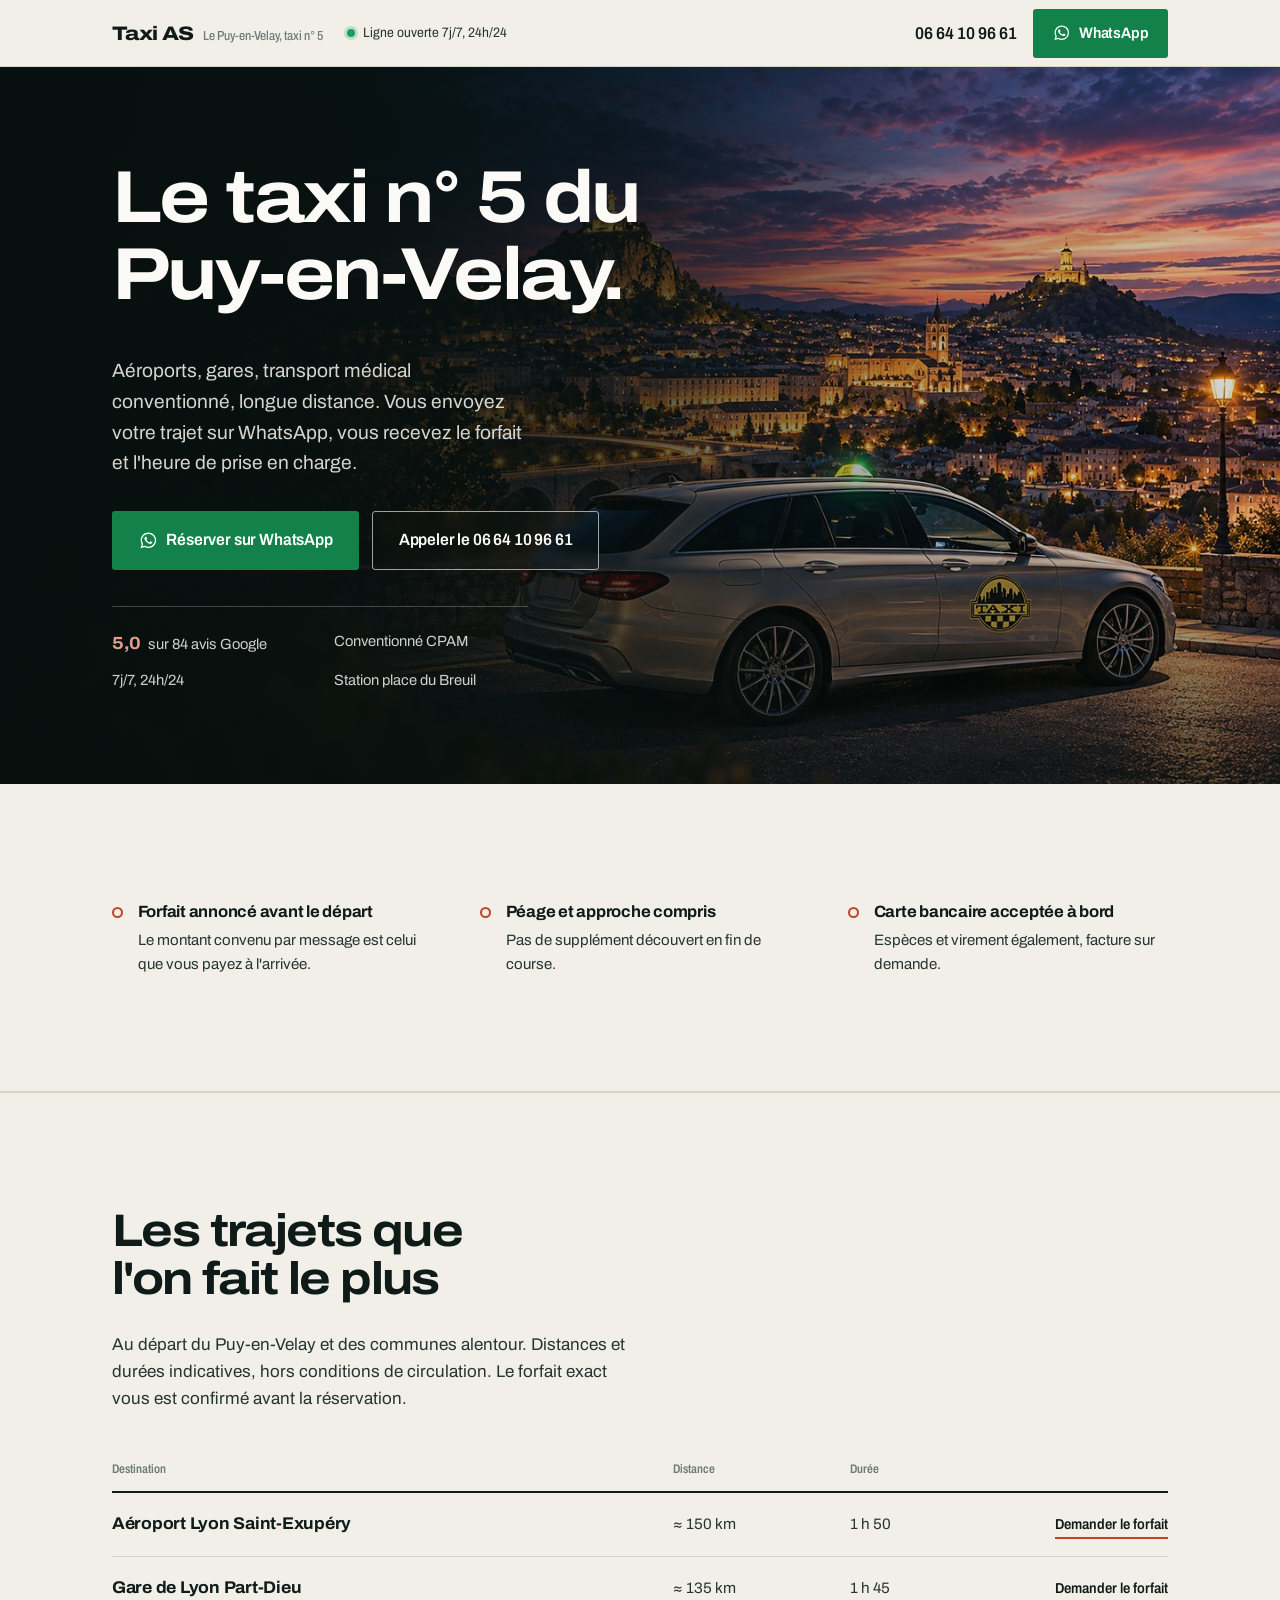
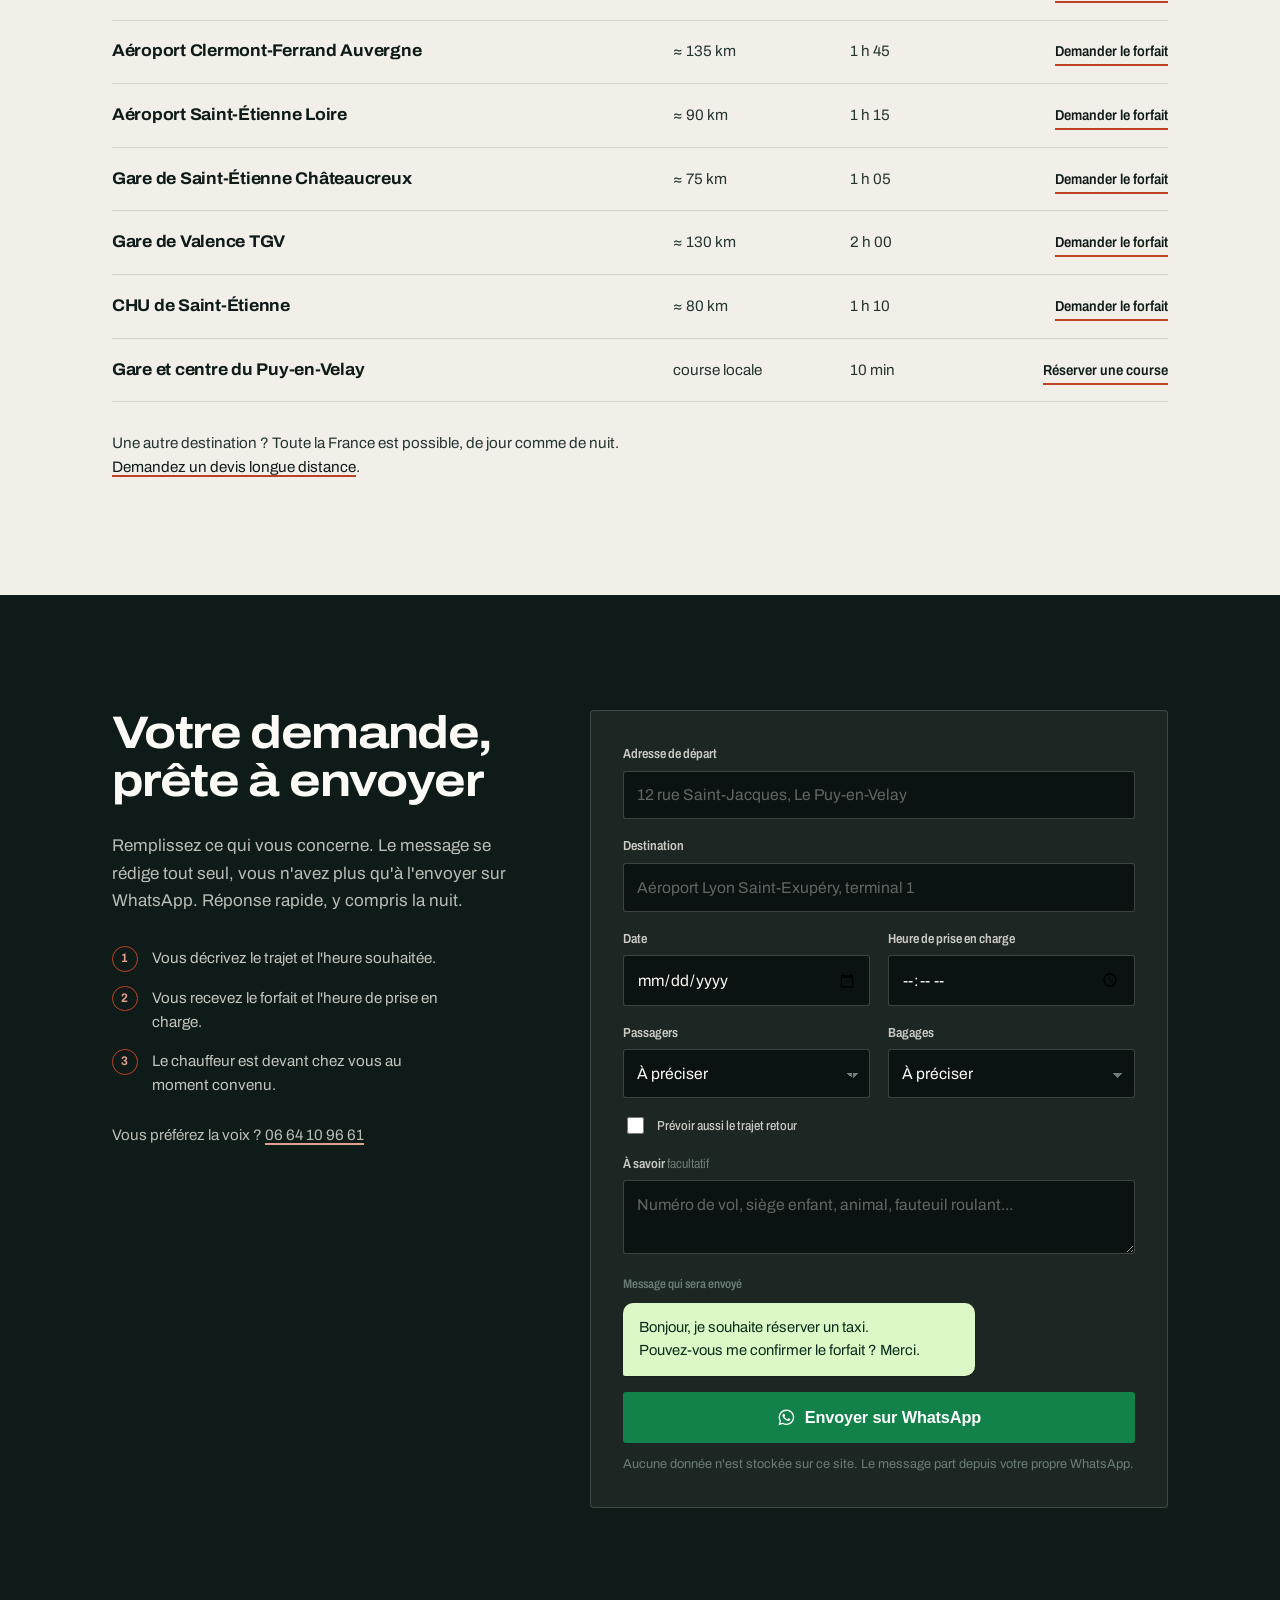
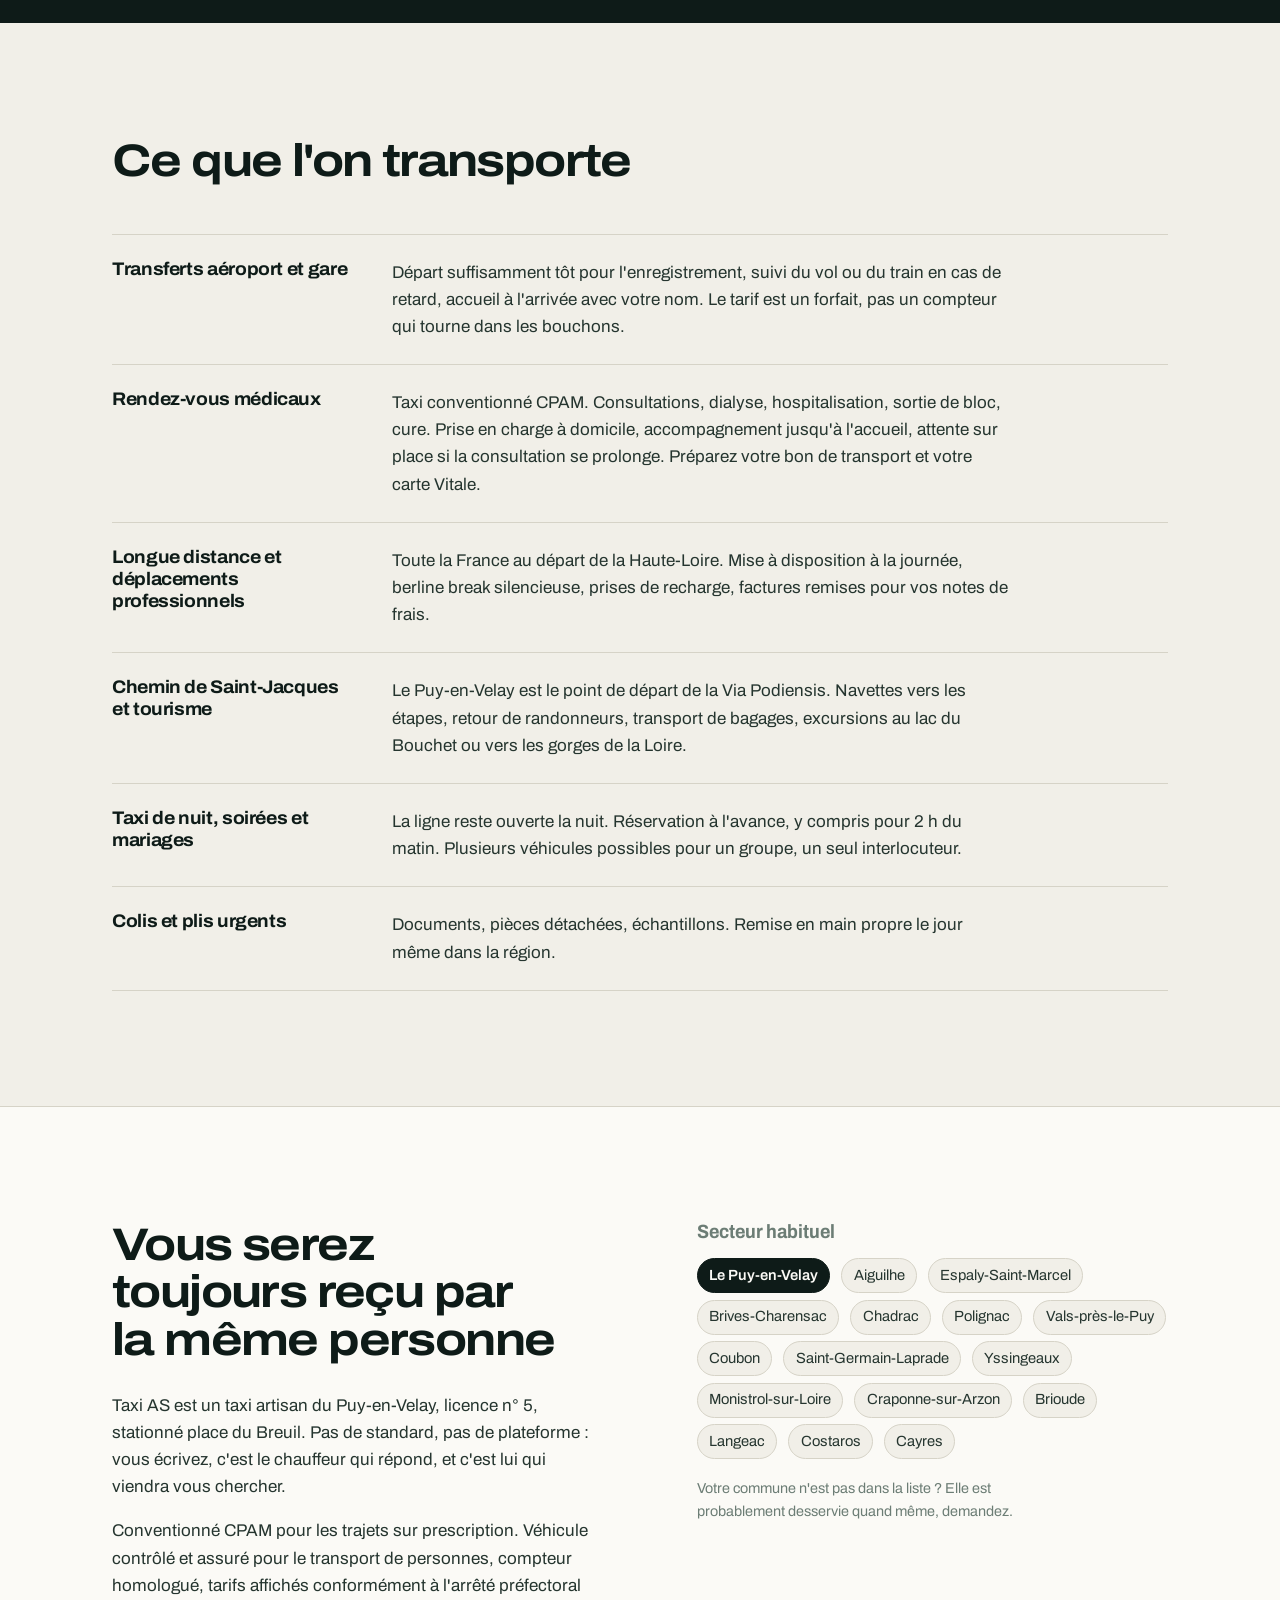
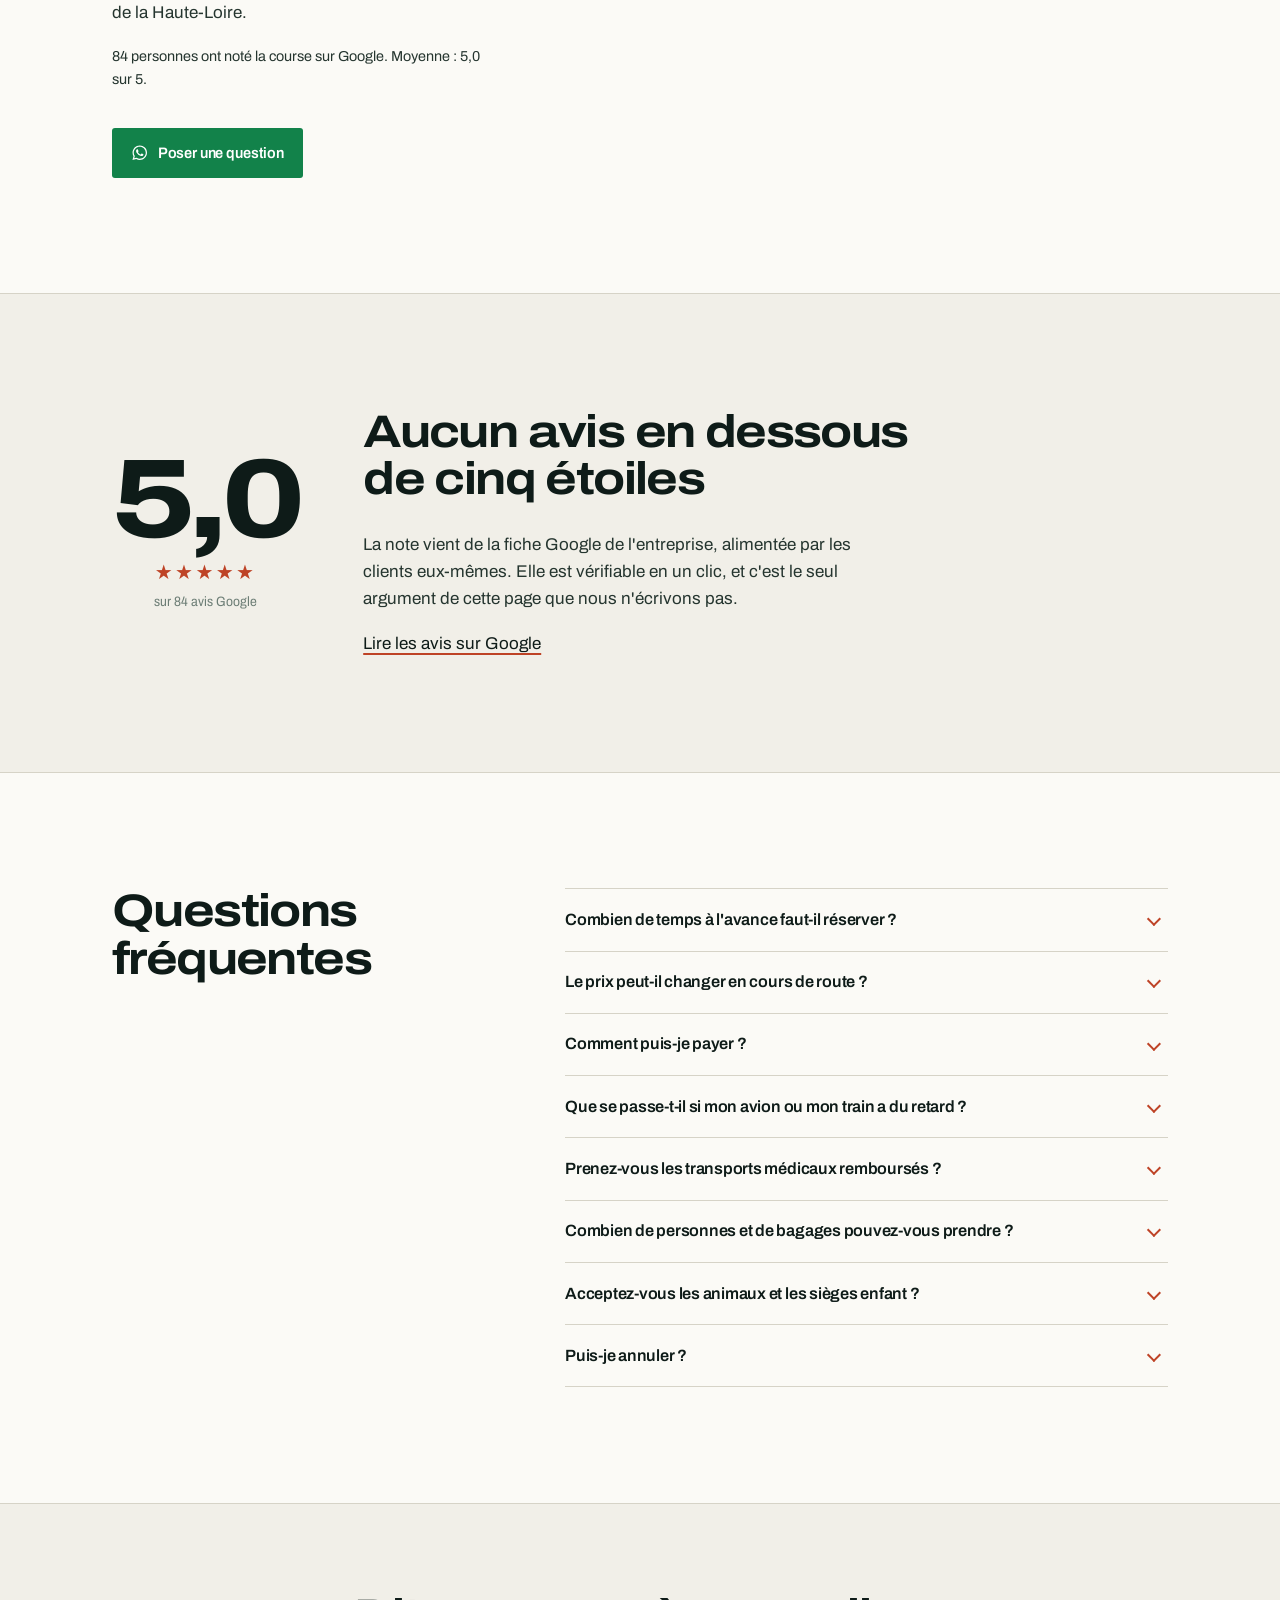
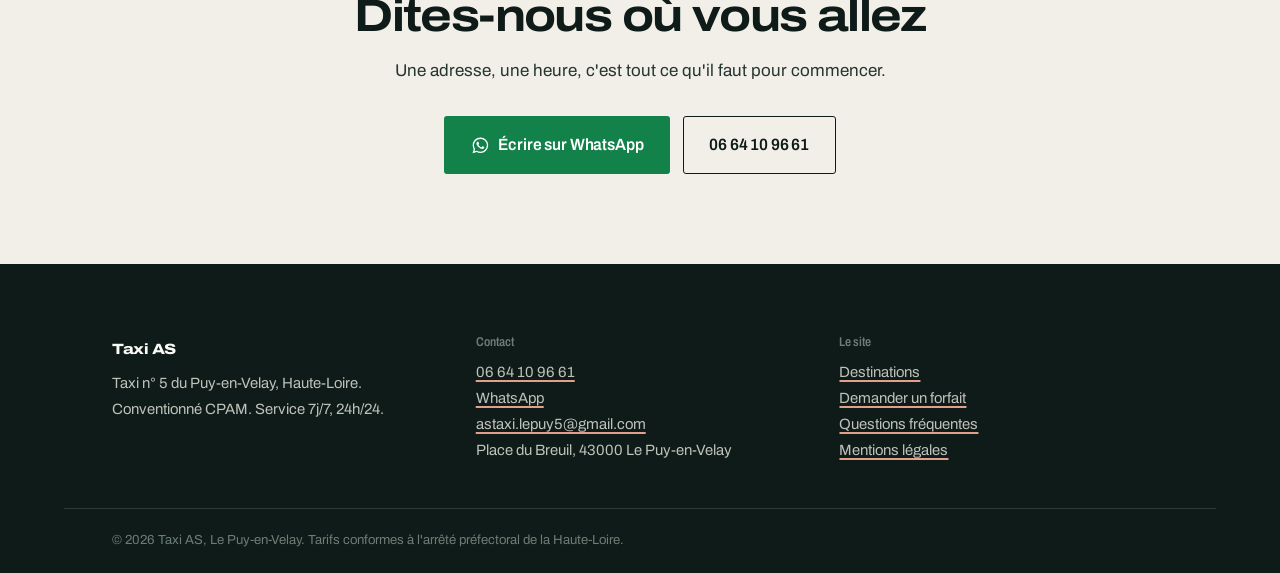
<file: index.html>
<!doctype html>
<html lang="fr">
<head>
<meta charset="utf-8">
<meta name="viewport" content="width=device-width, initial-scale=1">
<title>Taxi AS · Taxi au Puy-en-Velay 7j/7 · Aéroports, gares, conventionné CPAM</title>
<meta name="description" content="Taxi AS, taxi n°5 du Puy-en-Velay, place du Breuil. 7j/7 24h/24, conventionné CPAM. Transferts aéroport Lyon Saint-Exupéry et Clermont, gares, transport médical, longue distance. Réservation sur WhatsApp au 06 64 10 96 61.">
<link rel="canonical" href="https://lucaszimmermann.github.io/as-taxi-43/">
<meta name="theme-color" content="#101C1A">
<meta name="robots" content="index,follow">
<meta name="geo.region" content="FR-43">
<meta name="geo.placename" content="Le Puy-en-Velay">

<meta property="og:type" content="website">
<meta property="og:locale" content="fr_FR">
<meta property="og:site_name" content="Taxi AS · Le Puy-en-Velay">
<meta property="og:title" content="Taxi AS · Le taxi n°5 du Puy-en-Velay, 7j/7, jour et nuit">
<meta property="og:description" content="Aéroports, gares, rendez-vous médicaux, longue distance. Forfait annoncé avant le départ, réponse sur WhatsApp en quelques minutes.">
<meta property="og:url" content="https://lucaszimmermann.github.io/as-taxi-43/">
<meta property="og:image" content="https://lucaszimmermann.github.io/as-taxi-43/assets/og.jpg">
<meta property="og:image:width" content="1200">
<meta property="og:image:height" content="630">
<meta name="twitter:card" content="summary_large_image">

<link rel="icon" href="assets/favicon.svg" type="image/svg+xml">
<link rel="apple-touch-icon" href="assets/favicon.svg">

<link rel="preconnect" href="https://fonts.googleapis.com">
<link rel="preconnect" href="https://fonts.gstatic.com" crossorigin>
<link href="https://fonts.googleapis.com/css2?family=Archivo:ital,wdth,wght@0,62..125,300..800;1,62..125,300..800&display=swap" rel="stylesheet">
<link rel="preload" as="image" href="assets/hero-le-puy-1440.jpg" imagesrcset="assets/hero-le-puy-960.jpg 900w, assets/hero-le-puy-1440.jpg 1440w, assets/hero-le-puy.jpg 2400w" imagesizes="100vw">
<link rel="stylesheet" href="styles.css">
</head>
<body>
<a class="skip" href="#principal">Aller au contenu</a>

<header class="bandeau">
  <div class="enveloppe bandeau__grille">
    <a class="marque" href="#principal">
      <span class="marque__nom">Taxi&nbsp;AS</span>
      <span class="marque__lieu">Le Puy-en-Velay, taxi n°&nbsp;5</span>
    </a>
    <p class="bandeau__dispo"><span class="pastille" aria-hidden="true"></span>Ligne ouverte 7j/7, 24h/24</p>
    <nav class="bandeau__liens" aria-label="Raccourcis">
      <a class="lien-tel" href="tel:+33664109661">06&nbsp;64&nbsp;10&nbsp;96&nbsp;61</a>
      <a class="bouton bouton--whats" data-wa="Bonjour, je souhaite réserver un taxi au départ du Puy-en-Velay." href="https://wa.me/33664109661">
        <svg class="ico-wa" viewBox="0 0 24 24" aria-hidden="true"><path d="M12.04 2C6.58 2 2.13 6.45 2.13 11.91c0 1.75.46 3.46 1.32 4.96L2 22l5.25-1.38a9.9 9.9 0 0 0 4.79 1.22h.01c5.46 0 9.91-4.45 9.91-9.91 0-2.65-1.03-5.14-2.9-7.01A9.82 9.82 0 0 0 12.04 2Zm0 18.15h-.01a8.2 8.2 0 0 1-4.19-1.15l-.3-.18-3.12.82.83-3.04-.2-.31a8.2 8.2 0 0 1-1.26-4.38c0-4.54 3.7-8.23 8.25-8.23 2.2 0 4.27.86 5.83 2.41a8.19 8.19 0 0 1 2.41 5.83c0 4.54-3.7 8.23-8.24 8.23Zm4.52-6.16c-.25-.13-1.47-.72-1.69-.8-.23-.09-.39-.13-.56.12-.16.25-.64.8-.79.97-.14.16-.29.19-.54.06-.25-.12-1.05-.39-2-1.23a7.5 7.5 0 0 1-1.38-1.72c-.15-.25-.02-.38.11-.5.11-.11.25-.29.37-.44.13-.15.17-.25.25-.42.08-.16.04-.31-.02-.44-.06-.12-.56-1.35-.77-1.85-.2-.48-.41-.42-.56-.43h-.48c-.16 0-.43.06-.65.31-.23.25-.86.84-.86 2.05s.88 2.38 1 2.54c.12.17 1.73 2.64 4.19 3.7.59.26 1.04.41 1.4.52.59.19 1.12.16 1.54.1.47-.07 1.47-.6 1.67-1.18.21-.58.21-1.07.15-1.18-.06-.11-.23-.17-.48-.29Z"/></svg>
        WhatsApp
      </a>
    </nav>
  </div>
</header>

<main id="principal">

  <!-- ══ Hero ══ -->
  <section class="hero">
    <img class="hero__photo"
         src="assets/hero-le-puy-1440.jpg"
         srcset="assets/hero-le-puy-960.jpg 900w, assets/hero-le-puy-1440.jpg 1440w, assets/hero-le-puy.jpg 2400w"
         sizes="100vw"
         width="2400" height="1351"
         fetchpriority="high" decoding="async"
         alt="Un taxi break blanc aux couleurs de Taxi AS stationné face au Puy-en-Velay illuminé au crépuscule, la statue Notre-Dame de France et la chapelle Saint-Michel d'Aiguilhe dominant la ville">

    <div class="hero__contenu">
      <div class="enveloppe">
        <h1>Le taxi n°&nbsp;5 du<br>Puy-en-Velay.</h1>
        <p class="hero__accroche">
          Aéroports, gares, transport médical conventionné, longue distance.
          Vous envoyez votre trajet sur WhatsApp, vous recevez le forfait et l'heure
          de prise en charge.
        </p>
        <div class="hero__actions">
          <a class="bouton bouton--whats bouton--grand" data-wa="Bonjour, je souhaite réserver un taxi au départ du Puy-en-Velay." href="https://wa.me/33664109661">
            <svg class="ico-wa" viewBox="0 0 24 24" aria-hidden="true"><use href="#wa"/></svg>
            Réserver sur WhatsApp
          </a>
          <a class="bouton bouton--clair bouton--grand" href="tel:+33664109661">Appeler le 06 64 10 96 61</a>
        </div>
        <ul class="preuves">
          <li><strong>5,0</strong> sur 84 avis Google</li>
          <li>Conventionné CPAM</li>
          <li>7j/7, 24h/24</li>
          <li>Station place du Breuil</li>
        </ul>
      </div>
    </div>
  </section>

  <!-- ══ Garanties ══ -->
  <section class="section section--garanties">
    <div class="enveloppe">
      <ul class="garanties">
        <li><strong>Forfait annoncé avant le départ</strong> Le montant convenu par message est celui que vous payez à l'arrivée.</li>
        <li><strong>Péage et approche compris</strong> Pas de supplément découvert en fin de course.</li>
        <li><strong>Carte bancaire acceptée à bord</strong> Espèces et virement également, facture sur demande.</li>
      </ul>
    </div>
  </section>

  <!-- ══ Destinations ══ -->
  <section class="section section--destinations" id="destinations">
    <div class="enveloppe">
      <div class="section__entete">
        <h2>Les trajets que l'on fait le plus</h2>
        <p>Au départ du Puy-en-Velay et des communes alentour. Distances et durées indicatives, hors conditions de circulation. Le forfait exact vous est confirmé avant la réservation.</p>
      </div>

      <table class="tarifs">
        <caption class="visuellement-cache">Destinations desservies, distance, durée et demande de forfait</caption>
        <thead>
          <tr><th scope="col">Destination</th><th scope="col">Distance</th><th scope="col">Durée</th><th scope="col"><span class="visuellement-cache">Réserver</span></th></tr>
        </thead>
        <tbody>
          <tr><th scope="row">Aéroport Lyon Saint-Exupéry</th><td>≈ 150 km</td><td>1 h 50</td><td><a class="lien-forfait" data-wa="Bonjour, je souhaite un forfait taxi : Le Puy-en-Velay vers Aéroport Lyon Saint-Exupéry." href="https://wa.me/33664109661">Demander le forfait</a></td></tr>
          <tr><th scope="row">Gare de Lyon Part-Dieu</th><td>≈ 135 km</td><td>1 h 45</td><td><a class="lien-forfait" data-wa="Bonjour, je souhaite un forfait taxi : Le Puy-en-Velay vers Gare de Lyon Part-Dieu." href="https://wa.me/33664109661">Demander le forfait</a></td></tr>
          <tr><th scope="row">Aéroport Clermont-Ferrand Auvergne</th><td>≈ 135 km</td><td>1 h 45</td><td><a class="lien-forfait" data-wa="Bonjour, je souhaite un forfait taxi : Le Puy-en-Velay vers Aéroport Clermont-Ferrand Auvergne." href="https://wa.me/33664109661">Demander le forfait</a></td></tr>
          <tr><th scope="row">Aéroport Saint-Étienne Loire</th><td>≈ 90 km</td><td>1 h 15</td><td><a class="lien-forfait" data-wa="Bonjour, je souhaite un forfait taxi : Le Puy-en-Velay vers Aéroport Saint-Étienne Loire." href="https://wa.me/33664109661">Demander le forfait</a></td></tr>
          <tr><th scope="row">Gare de Saint-Étienne Châteaucreux</th><td>≈ 75 km</td><td>1 h 05</td><td><a class="lien-forfait" data-wa="Bonjour, je souhaite un forfait taxi : Le Puy-en-Velay vers Gare de Saint-Étienne Châteaucreux." href="https://wa.me/33664109661">Demander le forfait</a></td></tr>
          <tr><th scope="row">Gare de Valence TGV</th><td>≈ 130 km</td><td>2 h 00</td><td><a class="lien-forfait" data-wa="Bonjour, je souhaite un forfait taxi : Le Puy-en-Velay vers Gare de Valence TGV." href="https://wa.me/33664109661">Demander le forfait</a></td></tr>
          <tr><th scope="row">CHU de Saint-Étienne</th><td>≈ 80 km</td><td>1 h 10</td><td><a class="lien-forfait" data-wa="Bonjour, je souhaite un forfait taxi : Le Puy-en-Velay vers le CHU de Saint-Étienne." href="https://wa.me/33664109661">Demander le forfait</a></td></tr>
          <tr><th scope="row">Gare et centre du Puy-en-Velay</th><td>course locale</td><td>10 min</td><td><a class="lien-forfait" data-wa="Bonjour, je souhaite un taxi pour une course dans Le Puy-en-Velay." href="https://wa.me/33664109661">Réserver une course</a></td></tr>
        </tbody>
      </table>

      <p class="note">Une autre destination ? Toute la France est possible, de jour comme de nuit.
        <a class="lien-texte" data-wa="Bonjour, je souhaite un devis pour un trajet longue distance au départ du Puy-en-Velay." href="https://wa.me/33664109661">Demandez un devis longue distance</a>.
      </p>
    </div>
  </section>

  <!-- ══ Devis WhatsApp ══ -->
  <section class="section section--devis" id="devis">
    <div class="enveloppe devis__grille">
      <div class="devis__intro">
        <h2>Votre demande, prête à envoyer</h2>
        <p>Remplissez ce qui vous concerne. Le message se rédige tout seul, vous n'avez plus qu'à l'envoyer sur WhatsApp. Réponse rapide, y compris la nuit.</p>
        <ol class="etapes">
          <li><span class="etapes__rang">1</span>Vous décrivez le trajet et l'heure souhaitée.</li>
          <li><span class="etapes__rang">2</span>Vous recevez le forfait et l'heure de prise en charge.</li>
          <li><span class="etapes__rang">3</span>Le chauffeur est devant chez vous au moment convenu.</li>
        </ol>
        <p class="devis__replique">Vous préférez la voix ? <a class="lien-texte lien-texte--clair" href="tel:+33664109661">06 64 10 96 61</a></p>
      </div>

      <form class="devis" id="devis-form" novalidate>
        <div class="champ">
          <label for="depart">Adresse de départ</label>
          <input id="depart" name="depart" type="text" autocomplete="street-address" placeholder="12 rue Saint-Jacques, Le Puy-en-Velay">
        </div>
        <div class="champ">
          <label for="arrivee">Destination</label>
          <input id="arrivee" name="arrivee" type="text" placeholder="Aéroport Lyon Saint-Exupéry, terminal 1">
        </div>
        <div class="champ champ--moitie">
          <label for="date">Date</label>
          <input id="date" name="date" type="date">
        </div>
        <div class="champ champ--moitie">
          <label for="heure">Heure de prise en charge</label>
          <input id="heure" name="heure" type="time">
        </div>
        <div class="champ champ--moitie">
          <label for="passagers">Passagers</label>
          <select id="passagers" name="passagers">
            <option value="">À préciser</option>
            <option>1</option><option>2</option><option>3</option>
            <option>4</option><option>5</option><option>6</option><option>7 et plus</option>
          </select>
        </div>
        <div class="champ champ--moitie">
          <label for="bagages">Bagages</label>
          <select id="bagages" name="bagages">
            <option value="">À préciser</option>
            <option>Aucun</option>
            <option>1 à 2 valises</option>
            <option>3 valises ou plus</option>
            <option>Bagages volumineux</option>
          </select>
        </div>
        <div class="champ champ--case">
          <input id="retour" name="retour" type="checkbox">
          <label for="retour">Prévoir aussi le trajet retour</label>
        </div>
        <div class="champ">
          <label for="notes">À savoir <span class="champ__aide">facultatif</span></label>
          <textarea id="notes" name="notes" rows="2" placeholder="Numéro de vol, siège enfant, animal, fauteuil roulant..."></textarea>
        </div>

        <div class="apercu" aria-live="polite">
          <p class="apercu__titre">Message qui sera envoyé</p>
          <p class="bulle" id="apercu-texte"></p>
        </div>

        <button class="bouton bouton--whats bouton--grand bouton--pleine" type="submit">
          <svg class="ico-wa" viewBox="0 0 24 24" aria-hidden="true"><use href="#wa"/></svg>
          Envoyer sur WhatsApp
        </button>
        <p class="devis__mention">Aucune donnée n'est stockée sur ce site. Le message part depuis votre propre WhatsApp.</p>
      </form>
    </div>
  </section>

  <!-- ══ Services ══ -->
  <section class="section section--services" id="services">
    <div class="enveloppe">
      <div class="section__entete">
        <h2>Ce que l'on transporte</h2>
      </div>
      <dl class="services">
        <div class="service">
          <dt>Transferts aéroport et gare</dt>
          <dd>Départ suffisamment tôt pour l'enregistrement, suivi du vol ou du train en cas de retard, accueil à l'arrivée avec votre nom. Le tarif est un forfait, pas un compteur qui tourne dans les bouchons.</dd>
        </div>
        <div class="service">
          <dt>Rendez-vous médicaux</dt>
          <dd>Taxi conventionné CPAM. Consultations, dialyse, hospitalisation, sortie de bloc, cure. Prise en charge à domicile, accompagnement jusqu'à l'accueil, attente sur place si la consultation se prolonge. Préparez votre bon de transport et votre carte Vitale.</dd>
        </div>
        <div class="service">
          <dt>Longue distance et déplacements professionnels</dt>
          <dd>Toute la France au départ de la Haute-Loire. Mise à disposition à la journée, berline break silencieuse, prises de recharge, factures remises pour vos notes de frais.</dd>
        </div>
        <div class="service">
          <dt>Chemin de Saint-Jacques et tourisme</dt>
          <dd>Le Puy-en-Velay est le point de départ de la Via Podiensis. Navettes vers les étapes, retour de randonneurs, transport de bagages, excursions au lac du Bouchet ou vers les gorges de la Loire.</dd>
        </div>
        <div class="service">
          <dt>Taxi de nuit, soirées et mariages</dt>
          <dd>La ligne reste ouverte la nuit. Réservation à l'avance, y compris pour 2 h du matin. Plusieurs véhicules possibles pour un groupe, un seul interlocuteur.</dd>
        </div>
        <div class="service">
          <dt>Colis et plis urgents</dt>
          <dd>Documents, pièces détachées, échantillons. Remise en main propre le jour même dans la région.</dd>
        </div>
      </dl>
    </div>
  </section>

  <!-- ══ Chauffeur + zone ══ -->
  <section class="section section--chauffeur" id="chauffeur">
    <div class="enveloppe chauffeur__grille">
      <div class="chauffeur__mot">
        <h2>Vous serez toujours reçu par la même personne</h2>
        <p>Taxi AS est un taxi artisan du Puy-en-Velay, licence n°&nbsp;5, stationné place du Breuil.
          Pas de standard, pas de plateforme : vous écrivez, c'est le chauffeur qui répond, et c'est lui
          qui viendra vous chercher.</p>
        <p>Conventionné CPAM pour les trajets sur prescription. Véhicule contrôlé et assuré pour le
          transport de personnes, compteur homologué, tarifs affichés conformément à l'arrêté préfectoral
          de la Haute-Loire.</p>
        <p class="chauffeur__note">84 personnes ont noté la course sur Google. Moyenne : 5,0 sur 5.</p>
        <a class="bouton bouton--whats" data-wa="Bonjour, j'aurais une question avant de réserver." href="https://wa.me/33664109661">
          <svg class="ico-wa" viewBox="0 0 24 24" aria-hidden="true"><use href="#wa"/></svg>
          Poser une question
        </a>
      </div>

      <div class="zone">
        <h3>Secteur habituel</h3>
        <ul class="communes">
          <li class="communes__pivot">Le Puy-en-Velay</li>
          <li>Aiguilhe</li><li>Espaly-Saint-Marcel</li><li>Brives-Charensac</li>
          <li>Chadrac</li><li>Polignac</li><li>Vals-près-le-Puy</li>
          <li>Coubon</li><li>Saint-Germain-Laprade</li><li>Yssingeaux</li>
          <li>Monistrol-sur-Loire</li><li>Craponne-sur-Arzon</li><li>Brioude</li>
          <li>Langeac</li><li>Costaros</li><li>Cayres</li>
        </ul>
        <p class="zone__note">Votre commune n'est pas dans la liste ? Elle est probablement desservie quand même, demandez.</p>
      </div>
    </div>
  </section>

  <!-- ══ Avis ══ -->
  <section class="section section--avis" id="avis">
    <div class="enveloppe note-google">
      <div class="note-google__chiffre">
        <p class="note-google__valeur">5,0</p>
        <p class="note-google__etoiles" aria-hidden="true">★★★★★</p>
        <p class="note-google__base">sur 84 avis Google</p>
      </div>
      <div class="note-google__mot">
        <h2>Aucun avis en dessous de cinq étoiles</h2>
        <p>La note vient de la fiche Google de l'entreprise, alimentée par les clients eux-mêmes.
          Elle est vérifiable en un clic, et c'est le seul argument de cette page que nous n'écrivons pas.</p>
        <p><a class="lien-texte" href="https://share.google/oMdZhiITsTTqh6jWc" rel="noopener">Lire les avis sur Google</a></p>
      </div>
    </div>
  </section>

  <!-- ══ FAQ ══ -->
  <section class="section section--faq" id="faq">
    <div class="enveloppe faq__grille">
      <div class="section__entete">
        <h2>Questions fréquentes</h2>
      </div>
      <div class="faq">
        <details>
          <summary>Combien de temps à l'avance faut-il réserver ?</summary>
          <p>Pour une course locale, souvent quelques minutes suffisent. Pour un aéroport, une gare ou un départ avant 6 h, réservez la veille : cela garantit le véhicule et permet de caler l'heure de départ sur votre vol.</p>
        </details>
        <details>
          <summary>Le prix peut-il changer en cours de route ?</summary>
          <p>Non. Le forfait annoncé avant le départ comprend le trajet, les péages et l'approche. Seul un changement de destination demandé pendant la course modifie le montant, et il vous est annoncé sur le moment.</p>
        </details>
        <details>
          <summary>Comment puis-je payer ?</summary>
          <p>Carte bancaire à bord, espèces ou virement. Une facture vous est remise sur simple demande, au nom de votre entreprise si besoin.</p>
        </details>
        <details>
          <summary>Que se passe-t-il si mon avion ou mon train a du retard ?</summary>
          <p>Donnez votre numéro de vol ou de train au moment de la réservation. L'horaire réel est suivi et la prise en charge est décalée sans frais supplémentaires.</p>
        </details>
        <details>
          <summary>Prenez-vous les transports médicaux remboursés ?</summary>
          <p>Oui. Taxi AS est conventionné CPAM : les trajets sur prescription médicale sont pris en charge par l'Assurance maladie, sans avance de frais dans les cas prévus. Préparez votre bon de transport et votre carte Vitale, ils sont récupérés au moment de la prise en charge.</p>
        </details>
        <details>
          <summary>Combien de personnes et de bagages pouvez-vous prendre ?</summary>
          <p>Jusqu'à 4 passagers avec leurs valises dans le véhicule habituel. Au-delà, un second véhicule est organisé : indiquez le nombre exact de personnes dans votre message.</p>
        </details>
        <details>
          <summary>Acceptez-vous les animaux et les sièges enfant ?</summary>
          <p>Oui pour les deux. Signalez-le à la réservation pour que le siège adapté soit installé avant votre prise en charge.</p>
        </details>
        <details>
          <summary>Puis-je annuler ?</summary>
          <p>Oui, sans frais, tant que le véhicule n'est pas parti vous chercher. Un message sur WhatsApp suffit.</p>
        </details>
      </div>
    </div>
  </section>

  <!-- ══ Rappel final ══ -->
  <section class="section section--final">
    <div class="enveloppe final">
      <h2>Dites-nous où vous allez</h2>
      <p>Une adresse, une heure, c'est tout ce qu'il faut pour commencer.</p>
      <div class="hero__actions hero__actions--centre">
        <a class="bouton bouton--whats bouton--grand" data-wa="Bonjour, je souhaite réserver un taxi au départ du Puy-en-Velay." href="https://wa.me/33664109661">
          <svg class="ico-wa" viewBox="0 0 24 24" aria-hidden="true"><use href="#wa"/></svg>
          Écrire sur WhatsApp
        </a>
        <a class="bouton bouton--creux bouton--grand" href="tel:+33664109661">06 64 10 96 61</a>
      </div>
    </div>
  </section>
</main>

<footer class="pied">
  <div class="enveloppe pied__grille">
    <div>
      <p class="marque__nom marque__nom--pied">Taxi AS</p>
      <p>Taxi n°&nbsp;5 du Puy-en-Velay, Haute-Loire.<br>Conventionné CPAM. Service 7j/7, 24h/24.</p>
    </div>
    <div>
      <h2 class="pied__titre">Contact</h2>
      <p>
        <a class="lien-texte lien-texte--clair" href="tel:+33664109661">06 64 10 96 61</a><br>
        <a class="lien-texte lien-texte--clair" data-wa="Bonjour, je souhaite réserver un taxi au départ du Puy-en-Velay." href="https://wa.me/33664109661">WhatsApp</a><br>
        <a class="lien-texte lien-texte--clair" href="mailto:astaxi.lepuy5@gmail.com">astaxi.lepuy5@gmail.com</a><br>
        Place du Breuil, 43000 Le Puy-en-Velay
      </p>
    </div>
    <div>
      <h2 class="pied__titre">Le site</h2>
      <p>
        <a class="lien-texte lien-texte--clair" href="#destinations">Destinations</a><br>
        <a class="lien-texte lien-texte--clair" href="#devis">Demander un forfait</a><br>
        <a class="lien-texte lien-texte--clair" href="#faq">Questions fréquentes</a><br>
        <a class="lien-texte lien-texte--clair" href="mentions-legales.html">Mentions légales</a>
      </p>
    </div>
  </div>
  <div class="enveloppe pied__bas">
    <p>© <span id="annee">2026</span> Taxi AS, Le Puy-en-Velay. Tarifs conformes à l'arrêté préfectoral de la Haute-Loire.</p>
  </div>
</footer>

<div class="barre-mobile">
  <a class="barre-mobile__action barre-mobile__action--tel" href="tel:+33664109661">Appeler</a>
  <a class="barre-mobile__action barre-mobile__action--wa" data-wa="Bonjour, je souhaite réserver un taxi au départ du Puy-en-Velay." href="https://wa.me/33664109661">
    <svg class="ico-wa" viewBox="0 0 24 24" aria-hidden="true"><use href="#wa"/></svg>
    Réserver sur WhatsApp
  </a>
</div>

<svg width="0" height="0" style="position:absolute" aria-hidden="true" focusable="false"><symbol id="wa" viewBox="0 0 24 24"><path d="M12.04 2C6.58 2 2.13 6.45 2.13 11.91c0 1.75.46 3.46 1.32 4.96L2 22l5.25-1.38a9.9 9.9 0 0 0 4.79 1.22h.01c5.46 0 9.91-4.45 9.91-9.91 0-2.65-1.03-5.14-2.9-7.01A9.82 9.82 0 0 0 12.04 2Zm0 18.15h-.01a8.2 8.2 0 0 1-4.19-1.15l-.3-.18-3.12.82.83-3.04-.2-.31a8.2 8.2 0 0 1-1.26-4.38c0-4.54 3.7-8.23 8.25-8.23 2.2 0 4.27.86 5.83 2.41a8.19 8.19 0 0 1 2.41 5.83c0 4.54-3.7 8.23-8.24 8.23Zm4.52-6.16c-.25-.13-1.47-.72-1.69-.8-.23-.09-.39-.13-.56.12-.16.25-.64.8-.79.97-.14.16-.29.19-.54.06-.25-.12-1.05-.39-2-1.23a7.5 7.5 0 0 1-1.38-1.72c-.15-.25-.02-.38.11-.5.11-.11.25-.29.37-.44.13-.15.17-.25.25-.42.08-.16.04-.31-.02-.44-.06-.12-.56-1.35-.77-1.85-.2-.48-.41-.42-.56-.43h-.48c-.16 0-.43.06-.65.31-.23.25-.86.84-.86 2.05s.88 2.38 1 2.54c.12.17 1.73 2.64 4.19 3.7.59.26 1.04.41 1.4.52.59.19 1.12.16 1.54.1.47-.07 1.47-.6 1.67-1.18.21-.58.21-1.07.15-1.18-.06-.11-.23-.17-.48-.29Z"/></symbol></svg>

<script src="script.js" defer></script>
<script type="application/ld+json">
{
  "@context": "https://schema.org",
  "@type": "TaxiService",
  "name": "Taxi AS",
  "legalName": "Hamed Arbib",
  "alternateName": "Taxi Le Puy-en-Velay n°5",
  "description": "Taxi artisan n°5 du Puy-en-Velay, place du Breuil. Conventionné CPAM. Transferts aéroport et gare, transport médical, longue distance, taxi de nuit, 7j/7 24h/24.",
  "telephone": "+33664109661",
  "email": "astaxi.lepuy5@gmail.com",
  "url": "https://lucaszimmermann.github.io/as-taxi-43/",
  "priceRange": "€€",
  "image": "https://lucaszimmermann.github.io/as-taxi-43/assets/og.jpg",
  "paymentAccepted": "Carte bancaire, espèces, virement",
  "vatID": "FR78493529523",
  "taxID": "49352952300026",
  "foundingDate": "2007-01-02",
  "founder": { "@type": "Person", "name": "Hamed Arbib" },
  "address": {
    "@type": "PostalAddress",
    "streetAddress": "Place du Breuil",
    "addressLocality": "Le Puy-en-Velay",
    "postalCode": "43000",
    "addressRegion": "Haute-Loire",
    "addressCountry": "FR"
  },
  "geo": { "@type": "GeoCoordinates", "latitude": 45.0431, "longitude": 3.8853 },
  "openingHoursSpecification": [{
    "@type": "OpeningHoursSpecification",
    "dayOfWeek": ["Monday","Tuesday","Wednesday","Thursday","Friday","Saturday","Sunday"],
    "opens": "00:00", "closes": "23:59"
  }],
  "areaServed": [
    { "@type": "City", "name": "Le Puy-en-Velay" },
    { "@type": "AdministrativeArea", "name": "Haute-Loire" }
  ],
  "aggregateRating": {
    "@type": "AggregateRating",
    "ratingValue": "5.0",
    "reviewCount": "84",
    "bestRating": "5"
  },
  "hasOfferCatalog": {
    "@type": "OfferCatalog",
    "name": "Prestations",
    "itemListElement": [
      { "@type": "Offer", "itemOffered": { "@type": "Service", "name": "Transfert aéroport" } },
      { "@type": "Offer", "itemOffered": { "@type": "Service", "name": "Transfert gare" } },
      { "@type": "Offer", "itemOffered": { "@type": "Service", "name": "Transport médical conventionné CPAM" } },
      { "@type": "Offer", "itemOffered": { "@type": "Service", "name": "Taxi longue distance" } },
      { "@type": "Offer", "itemOffered": { "@type": "Service", "name": "Taxi de nuit" } },
      { "@type": "Offer", "itemOffered": { "@type": "Service", "name": "Mise à disposition" } }
    ]
  },
  "availableChannel": {
    "@type": "ServiceChannel",
    "serviceUrl": "https://wa.me/33664109661",
    "servicePhone": { "@type": "ContactPoint", "telephone": "+33664109661", "contactType": "reservations" }
  }
}
</script>
<script type="application/ld+json">
{
  "@context": "https://schema.org",
  "@type": "FAQPage",
  "mainEntity": [
    { "@type": "Question", "name": "Combien de temps à l'avance faut-il réserver ?", "acceptedAnswer": { "@type": "Answer", "text": "Pour une course locale, quelques minutes suffisent souvent. Pour un aéroport, une gare ou un départ avant 6 h, réservez la veille." } },
    { "@type": "Question", "name": "Le prix peut-il changer en cours de route ?", "acceptedAnswer": { "@type": "Answer", "text": "Non. Le forfait annoncé avant le départ comprend le trajet, les péages et l'approche." } },
    { "@type": "Question", "name": "Comment puis-je payer ?", "acceptedAnswer": { "@type": "Answer", "text": "Carte bancaire à bord, espèces ou virement, avec facture sur demande." } },
    { "@type": "Question", "name": "Que se passe-t-il si mon avion ou mon train a du retard ?", "acceptedAnswer": { "@type": "Answer", "text": "L'horaire réel du vol ou du train est suivi et la prise en charge est décalée sans frais supplémentaires." } },
    { "@type": "Question", "name": "Combien de personnes et de bagages pouvez-vous prendre ?", "acceptedAnswer": { "@type": "Answer", "text": "Jusqu'à 4 passagers avec leurs valises. Au-delà, un second véhicule est organisé." } }
  ]
}
</script>
</body>
</html>
</file>
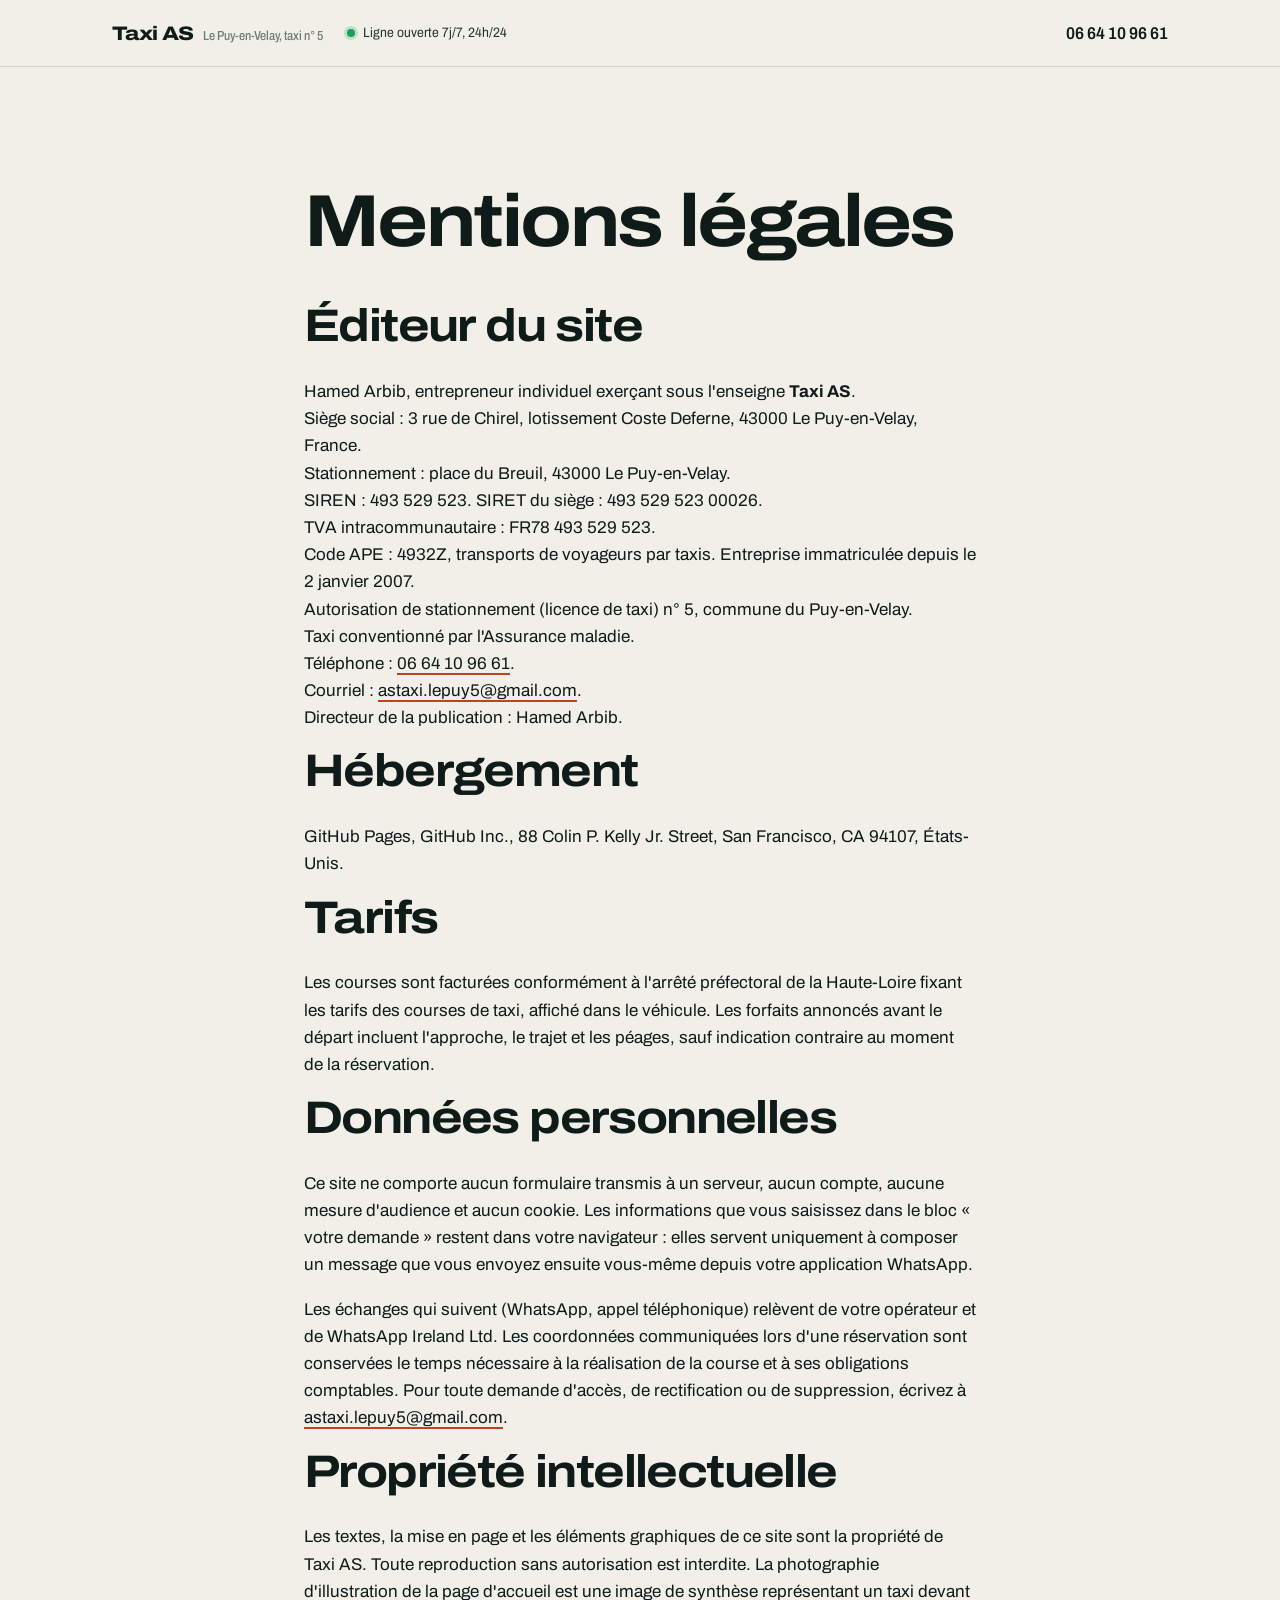
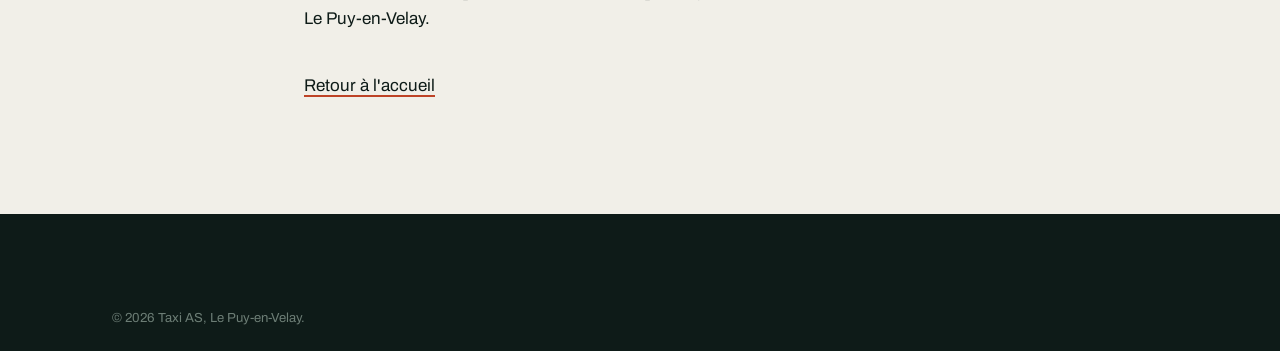
<file: mentions-legales.html>
<!doctype html>
<html lang="fr">
<head>
<meta charset="utf-8">
<meta name="viewport" content="width=device-width, initial-scale=1">
<title>Mentions légales · Taxi AS, Le Puy-en-Velay</title>
<meta name="description" content="Mentions légales du site de Taxi AS, taxi n°5 du Puy-en-Velay.">
<meta name="robots" content="noindex,follow">
<link rel="icon" href="assets/favicon.svg" type="image/svg+xml">
<link rel="preconnect" href="https://fonts.googleapis.com">
<link rel="preconnect" href="https://fonts.gstatic.com" crossorigin>
<link href="https://fonts.googleapis.com/css2?family=Archivo:ital,wdth,wght@0,62..125,300..800;1,62..125,300..800&display=swap" rel="stylesheet">
<link rel="stylesheet" href="styles.css">
</head>
<body>
<header class="bandeau">
  <div class="enveloppe bandeau__grille">
    <a class="marque" href="index.html">
      <span class="marque__nom">Taxi&nbsp;AS</span>
      <span class="marque__lieu">Le Puy-en-Velay, taxi n°&nbsp;5</span>
    </a>
    <p class="bandeau__dispo"><span class="pastille" aria-hidden="true"></span>Ligne ouverte 7j/7, 24h/24</p>
    <nav class="bandeau__liens" aria-label="Raccourcis">
      <a class="lien-tel" href="tel:+33664109661">06&nbsp;64&nbsp;10&nbsp;96&nbsp;61</a>
    </nav>
  </div>
</header>

<main class="section">
  <div class="enveloppe" style="max-width:48rem">
    <h1 style="font-size:clamp(2rem,1.4rem+2.4vw,3rem)">Mentions légales</h1>

    <h2>Éditeur du site</h2>
    <p>
      Hamed Arbib, entrepreneur individuel exerçant sous l'enseigne <strong>Taxi AS</strong>.<br>
      Siège social : 3 rue de Chirel, lotissement Coste Deferne, 43000 Le Puy-en-Velay, France.<br>
      Stationnement : place du Breuil, 43000 Le Puy-en-Velay.<br>
      SIREN : 493 529 523. SIRET du siège : 493 529 523 00026.<br>
      TVA intracommunautaire : FR78 493 529 523.<br>
      Code APE : 4932Z, transports de voyageurs par taxis. Entreprise immatriculée depuis le 2 janvier 2007.<br>
      Autorisation de stationnement (licence de taxi) n° 5, commune du Puy-en-Velay.<br>
      Taxi conventionné par l'Assurance maladie.<br>
      Téléphone : <a class="lien-texte" href="tel:+33664109661">06 64 10 96 61</a>.<br>
      Courriel : <a class="lien-texte" href="mailto:astaxi.lepuy5@gmail.com">astaxi.lepuy5@gmail.com</a>.<br>
      Directeur de la publication : Hamed Arbib.
    </p>

    <h2>Hébergement</h2>
    <p>
      GitHub Pages, GitHub Inc., 88 Colin P. Kelly Jr. Street, San Francisco, CA 94107, États-Unis.
    </p>

    <h2>Tarifs</h2>
    <p>
      Les courses sont facturées conformément à l'arrêté préfectoral de la Haute-Loire fixant les tarifs
      des courses de taxi, affiché dans le véhicule. Les forfaits annoncés avant le départ incluent
      l'approche, le trajet et les péages, sauf indication contraire au moment de la réservation.
    </p>

    <h2>Données personnelles</h2>
    <p>
      Ce site ne comporte aucun formulaire transmis à un serveur, aucun compte, aucune mesure d'audience
      et aucun cookie. Les informations que vous saisissez dans le bloc « votre demande » restent dans
      votre navigateur : elles servent uniquement à composer un message que vous envoyez ensuite
      vous-même depuis votre application WhatsApp.
    </p>
    <p>
      Les échanges qui suivent (WhatsApp, appel téléphonique) relèvent de votre opérateur et de WhatsApp
      Ireland Ltd. Les coordonnées communiquées lors d'une réservation sont conservées le temps
      nécessaire à la réalisation de la course et à ses obligations comptables. Pour toute demande
      d'accès, de rectification ou de suppression, écrivez à <a class="lien-texte" href="mailto:astaxi.lepuy5@gmail.com">astaxi.lepuy5@gmail.com</a>.
    </p>

    <h2>Propriété intellectuelle</h2>
    <p>
      Les textes, la mise en page et les éléments graphiques de ce site sont la propriété de
      Taxi AS. Toute reproduction sans autorisation est interdite. La photographie d'illustration
      de la page d'accueil est une image de synthèse représentant un taxi devant Le Puy-en-Velay.
    </p>

    <p style="margin-top:2.5rem"><a class="lien-texte" href="index.html">Retour à l'accueil</a></p>
  </div>
</main>

<footer class="pied">
  <div class="enveloppe pied__bas" style="border-top:0">
    <p>© <span id="annee">2026</span> Taxi AS, Le Puy-en-Velay.</p>
  </div>
</footer>
<script>document.getElementById('annee').textContent = new Date().getFullYear();</script>
</body>
</html>
</file>
<file: styles.css>
/* ══════════════════════════════════════════════════════════
   AS Taxi 43 — feuille de style unique
   Palette : basalte du Velay, papier, rouge oxydé de la statue
   Typographie : Archivo variable, contraste de chasse
   ══════════════════════════════════════════════════════════ */

:root {
  --nuit:    #0E1B18;
  --ardoise: #25352F;
  --brume:   #6C7D75;
  --trait:   #D6D3C7;
  --jour:    #F1EFE8;
  --craie:   #FBFAF6;
  --lave:    #BE4326;
  --lave-clair: #E2A08C;
  --whats:   #12824A;
  --whats-vif: #16A05B;

  --enveloppe: 72rem;
  --marge: clamp(1.25rem, 5vw, 3rem);
  --rythme: clamp(4rem, 9vw, 7.5rem);

  --serre: -0.035em;
  --ombre-douce: 0 1px 0 rgba(14,27,24,.06), 0 12px 28px -18px rgba(14,27,24,.35);
}

*, *::before, *::after { box-sizing: border-box; }

html { -webkit-text-size-adjust: 100%; scroll-behavior: smooth; }
@media (prefers-reduced-motion: reduce) { html { scroll-behavior: auto; } }

body {
  margin: 0;
  background: var(--jour);
  color: var(--nuit);
  font-family: 'Archivo', system-ui, -apple-system, 'Segoe UI', sans-serif;
  font-variation-settings: 'wdth' 100;
  font-size: clamp(1rem, 0.96rem + 0.2vw, 1.0625rem);
  line-height: 1.6;
  font-feature-settings: 'tnum' 0;
  padding-bottom: 0;
}

img, svg { max-width: 100%; }

h1, h2, h3 {
  font-variation-settings: 'wdth' 116;
  font-weight: 700;
  letter-spacing: var(--serre);
  line-height: 1.04;
  margin: 0 0 .6em;
  text-wrap: balance;
}
h1 { font-size: clamp(2.45rem, 1.3rem + 5.1vw, 4.6rem); }
h2 { font-size: clamp(1.8rem, 1.2rem + 2.4vw, 2.85rem); }
h3 { font-size: clamp(1.05rem, .95rem + .45vw, 1.2rem); font-variation-settings: 'wdth' 92; letter-spacing: 0; }
p  { margin: 0 0 1em; }
p:last-child { margin-bottom: 0; }

.enveloppe { width: min(100%, var(--enveloppe)); margin-inline: auto; padding-inline: var(--marge); }

.visuellement-cache {
  position: absolute; width: 1px; height: 1px; overflow: hidden;
  clip-path: inset(50%); white-space: nowrap;
}

.skip {
  position: absolute; left: .5rem; top: -4rem; z-index: 99;
  background: var(--nuit); color: var(--craie);
  padding: .65rem 1rem; border-radius: 2px; text-decoration: none;
  transition: top .15s;
}
.skip:focus-visible { top: .5rem; }

:where(a, button, input, select, textarea, summary):focus-visible {
  outline: 2px solid var(--lave);
  outline-offset: 3px;
  border-radius: 2px;
}

/* ── Liens et boutons ────────────────────────────────────── */

.lien-texte {
  color: var(--nuit);
  text-decoration-color: var(--lave);
  text-decoration-thickness: 2px;
  text-underline-offset: .22em;
}
.lien-texte:hover { color: var(--lave); }
.lien-texte--clair { color: inherit; text-decoration-color: var(--lave-clair); }
.lien-texte--clair:hover { color: var(--lave-clair); }

.bouton {
  display: inline-flex; align-items: center; justify-content: center; gap: .55rem;
  font-variation-settings: 'wdth' 94;
  font-weight: 600; font-size: .95rem; letter-spacing: -.01em;
  padding: .72rem 1.15rem;
  border: 1.5px solid transparent; border-radius: 3px;
  text-decoration: none; cursor: pointer;
  transition: background-color .16s ease, color .16s ease, border-color .16s ease;
}
.bouton--grand { font-size: 1.02rem; padding: .95rem 1.6rem; }
.bouton--pleine { width: 100%; grid-column: 1 / -1; }

.bouton--whats { background: var(--whats); color: #fff; }
.bouton--whats:hover { background: #0D6B3C; }

.bouton--creux { background: transparent; color: var(--nuit); border-color: var(--nuit); }
.bouton--creux:hover { background: var(--nuit); color: var(--craie); }

.bouton--clair { background: transparent; color: var(--craie); border-color: color-mix(in srgb, var(--craie) 62%, transparent); backdrop-filter: blur(6px); }
.bouton--clair:hover { background: var(--craie); color: var(--nuit); border-color: var(--craie); }

.ico-wa { width: 1.15em; height: 1.15em; fill: currentColor; flex: none; }

/* ── Bandeau haut ────────────────────────────────────────── */

.bandeau {
  position: sticky; top: 0; z-index: 40;
  background: var(--jour);
  border-bottom: 1px solid var(--trait);
}
.bandeau__grille {
  display: flex; align-items: center; gap: 1.5rem;
  min-height: 4.15rem;
}
.marque { text-decoration: none; color: inherit; display: flex; align-items: baseline; gap: .55rem; }
.marque__nom {
  font-variation-settings: 'wdth' 118; font-weight: 800;
  font-size: 1.22rem; letter-spacing: -.03em;
}
.marque__lieu {
  font-variation-settings: 'wdth' 80; font-weight: 500;
  font-size: .82rem; color: var(--brume);
}
.bandeau__dispo {
  margin: 0 auto 0 0; display: flex; align-items: center; gap: .5rem;
  font-size: .85rem; font-variation-settings: 'wdth' 88; color: var(--ardoise);
}
.pastille {
  width: .5rem; height: .5rem; border-radius: 50%;
  background: var(--whats-vif);
  box-shadow: 0 0 0 3px color-mix(in srgb, var(--whats-vif) 22%, transparent);
}
.bandeau__liens { display: flex; align-items: center; gap: 1rem; }
.lien-tel {
  color: var(--nuit); text-decoration: none; font-weight: 600;
  font-variation-settings: 'wdth' 90; font-variant-numeric: tabular-nums;
}
.lien-tel:hover { color: var(--lave); }

@media (max-width: 62rem) { .bandeau__dispo { display: none; } .bandeau__grille { justify-content: space-between; } }
@media (max-width: 34rem) { .bandeau__liens .bouton--whats { display: none; } }

/* ── Hero pleine largeur ─────────────────────────────────── */

.hero {
  position: relative;
  isolation: isolate;
  background: var(--nuit);
  color: var(--craie);
  display: grid;
  align-items: center;
  min-height: clamp(32rem, 56vw, 45rem);
  overflow: hidden;
}
.hero__photo {
  position: absolute; inset: 0; z-index: -2;
  width: 100%; height: 100%;
  object-fit: cover; object-position: 62% 50%;
  display: block;
}
.hero::after {
  content: '';
  position: absolute; inset: 0; z-index: -1;
  background:
    linear-gradient(100deg,
      rgba(8,16,14,.95) 0%,
      rgba(8,16,14,.91) 28%,
      rgba(8,16,14,.72) 48%,
      rgba(8,16,14,.30) 68%,
      rgba(8,16,14,.12) 100%),
    linear-gradient(to top, rgba(8,16,14,.62) 0%, transparent 38%);
}

.hero__contenu { padding-block: clamp(3.5rem, 7vw, 5.5rem); width: 100%; }
.hero h1 { color: var(--craie); max-width: 13ch; }
.hero__accroche {
  font-size: clamp(1.05rem, 1rem + .4vw, 1.2rem);
  max-width: 38ch;
  color: color-mix(in srgb, var(--craie) 84%, transparent);
  margin-bottom: 2rem;
}
.hero__actions { display: flex; flex-wrap: wrap; gap: .8rem; margin-bottom: 2.3rem; }
.hero__actions--centre { justify-content: center; margin-bottom: 0; }

.preuves {
  list-style: none; margin: 0; padding: 1.4rem 0 0;
  border-top: 1px solid color-mix(in srgb, var(--craie) 24%, transparent);
  display: grid; grid-template-columns: repeat(2, minmax(0, 1fr));
  gap: .7rem 1.8rem;
  font-size: .92rem;
  color: color-mix(in srgb, var(--craie) 82%, transparent);
  max-width: 26rem;
}
.preuves li { display: flex; align-items: baseline; gap: .45rem; }
.preuves strong {
  font-variation-settings: 'wdth' 110; font-weight: 700;
  font-size: 1.1rem; color: var(--craie); letter-spacing: -.02em;
}
.preuves li:first-child strong { color: var(--lave-clair); }

/* Sous 58rem le texte ne tient plus sur la partie sombre : la photo
   passe au-dessus, en bandeau, et le texte reprend le fond nuit. */
@media (max-width: 58rem) {
  .hero {
    display: block;
    min-height: 0;
    padding-bottom: clamp(2.5rem, 7vw, 3.5rem);
  }
  .hero__photo {
    position: static;
    height: auto; aspect-ratio: 16 / 10;
    max-height: 56svh;
    object-position: 66% 50%;
  }
  .hero::after {
    inset: auto 0 0 0; height: 42%;
    background: linear-gradient(to top, var(--nuit) 34%, transparent 100%);
    pointer-events: none;
  }
  .hero__contenu { padding-block: clamp(1.8rem, 6vw, 2.5rem) 0; position: relative; z-index: 1; }
  .hero h1 { max-width: 16ch; }
  .hero__accroche { max-width: none; }
}
@media (max-width: 26rem) { .preuves { grid-template-columns: 1fr; gap: .5rem; } }

/* ── Garanties sous le hero ──────────────────────────────── */

.section--garanties { padding-block: clamp(2.5rem, 5vw, 3.5rem); border-bottom: 1px solid var(--trait); }
.garanties {
  list-style: none; margin: 0; padding: 0;
  display: grid; gap: 1.4rem clamp(1.5rem, 4vw, 3rem);
  grid-template-columns: repeat(auto-fit, minmax(15rem, 1fr));
}
.garanties li {
  position: relative; padding-left: 1.6rem;
  font-size: .94rem; color: var(--ardoise);
}
.garanties li::before {
  content: ''; position: absolute; left: 0; top: .48em;
  width: .7rem; height: .7rem; border: 2px solid var(--lave); border-radius: 50%;
}
.garanties strong {
  display: block; color: var(--nuit);
  font-variation-settings: 'wdth' 102; font-weight: 700;
  font-size: 1.02rem; letter-spacing: -.015em; margin-bottom: .15rem;
}

/* ── Sections génériques ─────────────────────────────────── */

.section { padding-block: var(--rythme); }
.section__entete { max-width: 52ch; margin-bottom: clamp(2rem, 4vw, 3rem); }
.section__entete p { color: var(--ardoise); }
.note { margin-top: 1.8rem; color: var(--ardoise); font-size: .95rem; max-width: 60ch; }

/* ── Tableau des destinations ────────────────────────────── */

.section--destinations { border-top: 1px solid var(--trait); }

.tarifs { width: 100%; border-collapse: collapse; font-variant-numeric: tabular-nums; }
.tarifs thead th {
  text-align: left; font-variation-settings: 'wdth' 78; font-weight: 600;
  font-size: .78rem; color: var(--brume);
  padding: 0 0 .7rem; border-bottom: 2px solid var(--nuit);
}
.tarifs tbody th, .tarifs tbody td {
  padding: 1.05rem .8rem 1.05rem 0;
  border-bottom: 1px solid var(--trait);
  vertical-align: baseline;
}
.tarifs tbody th {
  text-align: left; font-weight: 700; font-variation-settings: 'wdth' 104;
  font-size: 1.06rem; letter-spacing: -.015em;
}
.tarifs tbody td { color: var(--ardoise); font-size: .95rem; }
.tarifs tbody tr:hover th { color: var(--lave); }
.tarifs td:last-child { text-align: right; padding-right: 0; }

.lien-forfait {
  display: inline-block; white-space: nowrap;
  color: var(--nuit); font-weight: 600; font-size: .9rem;
  font-variation-settings: 'wdth' 88;
  text-decoration: none;
  border-bottom: 2px solid var(--lave);
  padding-bottom: 1px;
}
.lien-forfait:hover { color: var(--lave); }

@media (max-width: 44rem) {
  .tarifs thead { display: none; }
  .tarifs tbody tr { display: grid; grid-template-columns: 1fr auto; gap: .2rem .9rem; padding: 1.1rem 0; border-bottom: 1px solid var(--trait); }
  .tarifs tbody th, .tarifs tbody td { border: 0; padding: 0; }
  .tarifs tbody th { grid-column: 1 / -1; }
  .tarifs tbody td:nth-of-type(1) { grid-column: 1; }
  .tarifs tbody td:nth-of-type(2) { grid-column: 1; }
  .tarifs tbody tr td:nth-of-type(1)::after { content: ' ·'; }
  .tarifs tbody td:nth-of-type(1), .tarifs tbody td:nth-of-type(2) { display: inline; }
  .tarifs td:last-child { grid-column: 1 / -1; text-align: left; margin-top: .55rem; }
}

/* ── Devis (bloc sombre) ─────────────────────────────────── */

.section--devis { background: var(--nuit); color: var(--jour); }
.section--devis h2 { color: var(--craie); }
.devis__grille {
  display: grid; gap: clamp(2rem, 4vw, 4rem);
  grid-template-columns: minmax(0, .85fr) minmax(0, 1.15fr);
  align-items: start;
}
@media (max-width: 58rem) { .devis__grille { grid-template-columns: 1fr; } }

.devis__intro p { color: color-mix(in srgb, var(--jour) 76%, transparent); max-width: 40ch; }
.devis__replique { margin-top: 1.6rem; font-size: .95rem; }

.etapes {
  list-style: none; counter-reset: none;
  margin: 2rem 0 0; padding: 0;
  display: grid; gap: .9rem;
  max-width: 34ch;
}
.etapes li {
  display: grid; grid-template-columns: auto minmax(0, 1fr); gap: .9rem; align-items: start;
  font-size: .95rem;
  color: color-mix(in srgb, var(--jour) 80%, transparent);
}
.etapes__rang {
  width: 1.6rem; height: 1.6rem; border-radius: 50%;
  display: grid; place-items: center;
  border: 1.5px solid var(--lave); color: var(--lave-clair);
  font-size: .78rem; font-weight: 700; font-variation-settings: 'wdth' 90;
}

.devis {
  display: grid; gap: 1rem 1.1rem;
  grid-template-columns: repeat(2, minmax(0, 1fr));
  background: color-mix(in srgb, var(--jour) 6%, transparent);
  border: 1px solid color-mix(in srgb, var(--jour) 16%, transparent);
  border-radius: 4px;
  padding: clamp(1.3rem, 3vw, 2rem);
}
.champ { grid-column: 1 / -1; display: flex; flex-direction: column; gap: .4rem; }
.champ--moitie { grid-column: span 1; }
@media (max-width: 30rem) { .champ--moitie { grid-column: 1 / -1; } }

.champ label {
  font-size: .82rem; font-weight: 600; font-variation-settings: 'wdth' 84;
  color: color-mix(in srgb, var(--jour) 82%, transparent);
}
.champ__aide { font-weight: 400; color: var(--brume); }

.devis input[type=text], .devis input[type=date], .devis input[type=time],
.devis select, .devis textarea {
  font: inherit; font-size: .98rem;
  color: var(--craie);
  background: color-mix(in srgb, var(--nuit) 70%, #000);
  border: 1px solid color-mix(in srgb, var(--jour) 22%, transparent);
  border-radius: 3px;
  padding: .68rem .8rem;
  width: 100%;
  transition: border-color .15s;
}
.devis textarea { resize: vertical; min-height: 3.4rem; }
.devis input::placeholder, .devis textarea::placeholder { color: color-mix(in srgb, var(--jour) 38%, transparent); }
.devis input:hover, .devis select:hover, .devis textarea:hover { border-color: color-mix(in srgb, var(--jour) 40%, transparent); }
.devis select { appearance: none; background-image: linear-gradient(45deg, transparent 50%, var(--brume) 50%), linear-gradient(135deg, var(--brume) 50%, transparent 50%); background-position: calc(100% - 1.05rem) 55%, calc(100% - .72rem) 55%; background-size: .33rem .33rem, .33rem .33rem; background-repeat: no-repeat; padding-right: 2.2rem; }

.champ--case { flex-direction: row; align-items: center; gap: .6rem; }
.champ--case input { width: 1.05rem; height: 1.05rem; accent-color: var(--whats-vif); flex: none; }
.champ--case label { font-weight: 500; }

.apercu { grid-column: 1 / -1; margin-top: .3rem; }
.apercu__titre {
  font-size: .78rem; font-variation-settings: 'wdth' 80; font-weight: 600;
  color: var(--brume); margin-bottom: .5rem;
}
.bulle {
  background: #DCF8C6; color: #0B2C1C;
  border-radius: 10px 10px 10px 2px;
  padding: .85rem 1rem;
  font-size: .92rem; line-height: 1.55;
  white-space: pre-line;
  max-width: 44ch;
  box-shadow: 0 1px 2px rgba(0,0,0,.25);
}
.devis__mention { grid-column: 1 / -1; font-size: .8rem; color: var(--brume); margin: -.3rem 0 0; }

/* ── Services ────────────────────────────────────────────── */

.services { margin: 0; display: grid; gap: 0; }
.service {
  display: grid; gap: .35rem 2.5rem;
  grid-template-columns: minmax(0, 15rem) minmax(0, 1fr);
  padding: 1.5rem 0;
  border-top: 1px solid var(--trait);
}
.service:last-child { border-bottom: 1px solid var(--trait); }
.service dt {
  font-variation-settings: 'wdth' 106; font-weight: 700;
  font-size: 1.14rem; letter-spacing: -.02em; line-height: 1.2;
}
.service dd { margin: 0; color: var(--ardoise); max-width: 62ch; }
@media (max-width: 48rem) { .service { grid-template-columns: 1fr; gap: .4rem; } }

/* ── Chauffeur & zone ────────────────────────────────────── */

.section--chauffeur { background: var(--craie); border-block: 1px solid var(--trait); }
.chauffeur__grille {
  display: grid; gap: clamp(2.5rem, 5vw, 4.5rem);
  grid-template-columns: minmax(0, 1.05fr) minmax(0, .95fr);
  align-items: start;
}
@media (max-width: 58rem) { .chauffeur__grille { grid-template-columns: 1fr; } }
.chauffeur__mot p { color: var(--ardoise); max-width: 48ch; }
.chauffeur__mot .bouton { margin-top: 1.4rem; }

.zone h3 { margin-bottom: 1rem; color: var(--brume); }
.communes {
  list-style: none; margin: 0 0 1.1rem; padding: 0;
  display: flex; flex-wrap: wrap; gap: .4rem .7rem;
}
.communes li {
  font-size: .92rem; color: var(--ardoise);
  padding: .3rem .7rem;
  border: 1px solid var(--trait); border-radius: 100px;
  background: var(--jour);
}
.communes__pivot {
  background: var(--nuit) !important; color: var(--craie) !important;
  border-color: var(--nuit) !important; font-weight: 600;
}
.zone__note { font-size: .9rem; color: var(--brume); max-width: 40ch; }

/* ── Note Google ─────────────────────────────────────────── */

.chauffeur__note {
  margin-top: 1.2rem; font-size: .9rem; color: var(--brume);
}

.note-google {
  display: grid; gap: clamp(1.8rem, 5vw, 4rem);
  grid-template-columns: auto minmax(0, 1fr);
  align-items: center;
}
@media (max-width: 44rem) { .note-google { grid-template-columns: 1fr; gap: 1.8rem; } }

.note-google__chiffre { text-align: center; }
.note-google__valeur {
  font-variation-settings: 'wdth' 118; font-weight: 800;
  font-size: clamp(4.5rem, 3rem + 6vw, 7rem); line-height: .85;
  letter-spacing: -.05em; margin: 0;
  font-variant-numeric: tabular-nums;
}
.note-google__etoiles {
  margin: .5rem 0 .2rem; color: var(--lave);
  font-size: 1.25rem; letter-spacing: .12em;
}
.note-google__base {
  margin: 0; font-size: .85rem; color: var(--brume);
  font-variation-settings: 'wdth' 88;
}
.note-google__mot h2 { max-width: 20ch; }
.note-google__mot p { color: var(--ardoise); max-width: 54ch; }

/* ── FAQ ─────────────────────────────────────────────────── */

.section--faq { background: var(--craie); border-block: 1px solid var(--trait); }
.faq__grille {
  display: grid; gap: clamp(1.5rem, 4vw, 4rem);
  grid-template-columns: minmax(0, .8fr) minmax(0, 1.2fr);
  align-items: start;
}
@media (max-width: 52rem) { .faq__grille { grid-template-columns: 1fr; } }
.faq__grille .section__entete { margin-bottom: 0; }

.faq details { border-bottom: 1px solid var(--trait); }
.faq details:first-child { border-top: 1px solid var(--trait); }
.faq summary {
  list-style: none; cursor: pointer;
  padding: 1.1rem 2.5rem 1.1rem 0; position: relative;
  font-weight: 600; font-variation-settings: 'wdth' 100;
  font-size: 1.02rem; letter-spacing: -.015em;
}
.faq summary::-webkit-details-marker { display: none; }
.faq summary::after {
  content: ''; position: absolute; right: .55rem; top: 1.55rem;
  width: .62rem; height: .62rem;
  border-right: 2px solid var(--lave); border-bottom: 2px solid var(--lave);
  transform: rotate(45deg); transform-origin: center;
  transition: transform .2s ease;
}
.faq details[open] summary::after { transform: rotate(-135deg); }
.faq summary:hover { color: var(--lave); }
.faq details p { padding: 0 2.5rem 1.3rem 0; margin: -.2rem 0 0; color: var(--ardoise); max-width: 62ch; }
@media (prefers-reduced-motion: reduce) { .faq summary::after { transition: none; } }

/* ── Rappel final ────────────────────────────────────────── */

.section--final { text-align: center; padding-block: clamp(3.5rem, 7vw, 6rem); }
.final p { color: var(--ardoise); margin-bottom: 2rem; }
.final h2 { margin-bottom: .35em; }

/* ── Pied ────────────────────────────────────────────────── */

.pied { background: var(--nuit); color: color-mix(in srgb, var(--jour) 78%, transparent); padding-top: clamp(3rem, 6vw, 4.5rem); }
.pied__grille {
  display: grid; gap: 2.2rem;
  grid-template-columns: repeat(auto-fit, minmax(14rem, 1fr));
  padding-bottom: 2.8rem;
}
.marque__nom--pied { color: var(--craie); margin-bottom: .5rem; font-size: 1.3rem; }
.pied__titre {
  font-size: .8rem; font-variation-settings: 'wdth' 80; font-weight: 600;
  color: var(--brume); margin-bottom: .6rem; letter-spacing: 0;
}
.pied p { font-size: .93rem; line-height: 1.75; }
.pied__bas { border-top: 1px solid color-mix(in srgb, var(--jour) 14%, transparent); padding-block: 1.3rem; }
.pied__bas p { font-size: .82rem; color: var(--brume); }

/* ── Barre d'action mobile ───────────────────────────────── */

.barre-mobile { display: none; }
@media (max-width: 46rem) {
  body { padding-bottom: 4.6rem; }
  .barre-mobile {
    display: grid; grid-template-columns: auto 1fr; gap: .6rem;
    position: fixed; inset: auto 0 0 0; z-index: 50;
    padding: .6rem var(--marge) calc(.6rem + env(safe-area-inset-bottom));
    background: color-mix(in srgb, var(--jour) 94%, transparent);
    backdrop-filter: blur(10px);
    border-top: 1px solid var(--trait);
  }
  .barre-mobile__action {
    display: flex; align-items: center; justify-content: center; gap: .5rem;
    text-decoration: none; border-radius: 3px;
    font-weight: 600; font-variation-settings: 'wdth' 92; font-size: .97rem;
    padding: .85rem 1rem;
  }
  .barre-mobile__action--tel { border: 1.5px solid var(--nuit); color: var(--nuit); }
  .barre-mobile__action--wa { background: var(--whats); color: #fff; }
  .pied { padding-bottom: 1rem; }
}
</file>
